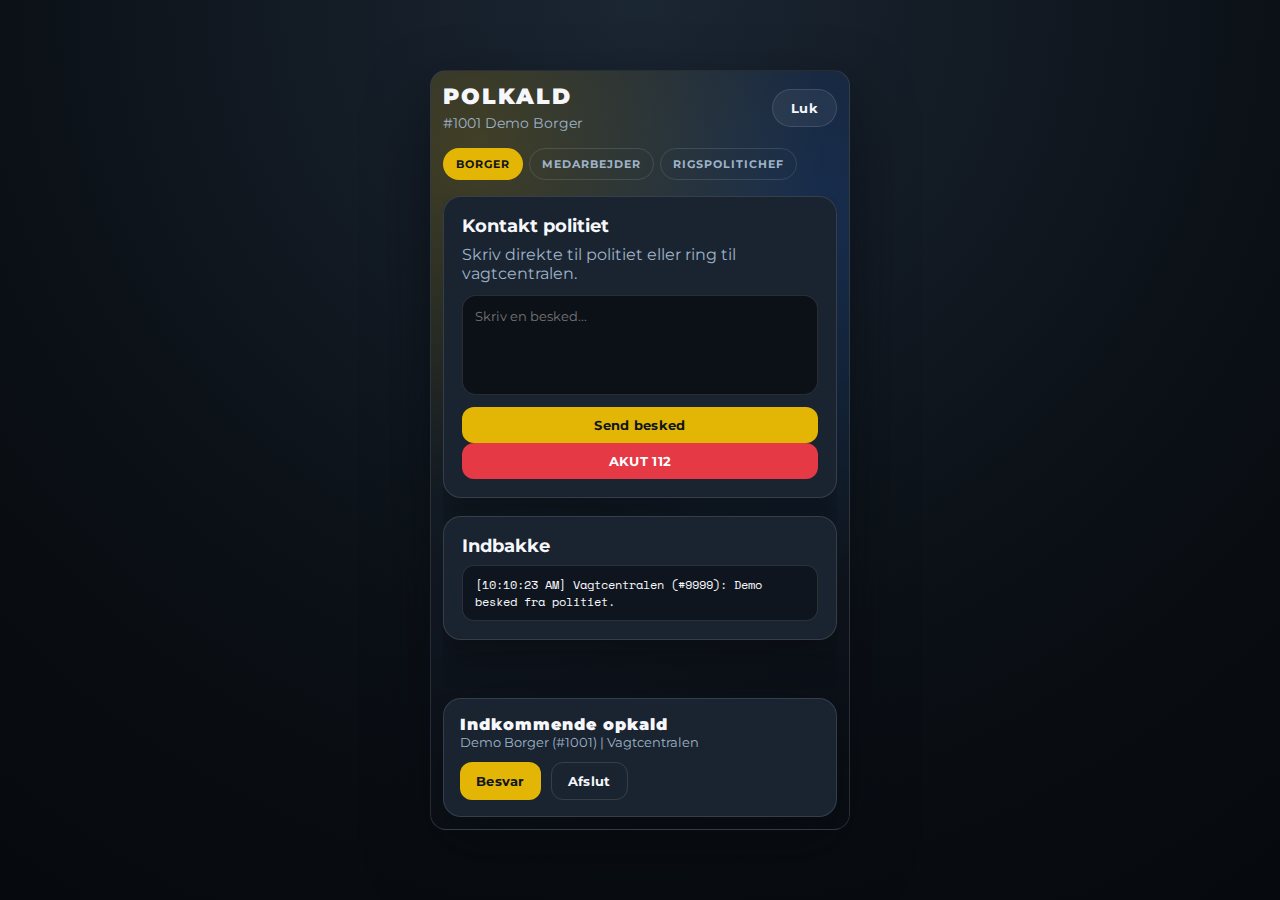
<file: POLkald/html/index.html>
<!doctype html>
<html lang="da">
<head>
  <meta charset="utf-8" />
  <meta name="viewport" content="width=device-width, initial-scale=1" />
  <title>Politi Kontakt</title>
  <link rel="stylesheet" href="style.css" />
  <link rel="preconnect" href="https://fonts.googleapis.com" />
  <link rel="preconnect" href="https://fonts.gstatic.com" crossorigin />
  <link href="https://fonts.googleapis.com/css2?family=Montserrat:wght@500;700;900&family=Space+Mono:wght@400;700&display=swap" rel="stylesheet" />
</head>
<body>
  <div id="app" class="app hidden">
    <div class="app-frame">
      <header class="app-header">
        <div>
          <div class="title">POLKALD</div>
          <div class="subtitle" id="userBadge">Indlaeser...</div>
        </div>
        <button class="close" id="closeBtn">Luk</button>
      </header>

      <nav class="tabs">
        <button class="tab active" data-tab="citizen">Borger</button>
        <button class="tab" data-tab="staff" id="staffTab">Medarbejder</button>
        <button class="tab" data-tab="admin" id="adminTab">Rigspolitichef</button>
      </nav>

      <section class="panel active" id="panel-citizen">
        <div class="card">
          <h3>Kontakt politiet</h3>
          <p>Skriv direkte til politiet eller ring til vagtcentralen.</p>
          <div class="message-box">
            <textarea id="citizenMessage" placeholder="Skriv en besked..."></textarea>
            <button class="primary" id="sendCitizen">Send besked</button>
          </div>
          <div class="call-row">
            <button class="danger" id="callEmergency">AKUT 112</button>
          </div>
        </div>

        <div class="card">
          <h3>Indbakke</h3>
          <div class="log" id="messageLog"></div>
        </div>
      </section>

      <section class="panel" id="panel-staff">
        <div class="grid">
          <div class="card">
            <h3>Vagtlinjer</h3>
            <p>Kun for medarbejdere med rollerne Leder eller Oeversteledelse.</p>
            <div class="call-row">
              <button class="secondary" id="callVagthavende">Vagthavende</button>
              <button class="secondary" id="callVagtchef">Vagtchef</button>
            </div>
          </div>

          <div class="card">
            <h3>Afdelinger</h3>
            <p>Se alle afdelinger og kontakt hele gruppen.</p>
            <button class="secondary" id="openDepartments">Ring afdeling</button>
          </div>

          <div class="card">
            <h3>Ring til medarbejder</h3>
            <div class="staff-list" id="staffList"></div>
          </div>
        </div>
      </section>

      <section class="panel" id="panel-departments">
        <div class="card">
          <div class="panel-header">
            <h3>Afdelinger</h3>
            <button class="ghost" id="backToStaff">Tilbage</button>
          </div>
          <p>Vælg en afdeling for at ringe til hele gruppen.</p>
        </div>
        <div class="departments" id="departmentsList"></div>
      </section>

      <section class="panel" id="panel-admin">
        <div class="card">
          <h3>Roller og afdelinger</h3>
          <div class="admin-grid">
            <input type="number" id="adminUserId" placeholder="Bruger ID" />
            <select id="adminRole">
              <option value="">Vaelg rolle</option>
              <option value="Politi">Politi</option>
              <option value="Leder">Leder</option>
              <option value="Oeversteledelse">Oeversteledelse</option>
            </select>
            <select id="adminDepartment"></select>
            <button class="primary" id="assignRole">Tildel</button>
            <button class="ghost" id="removeRole">Fjern</button>
          </div>
        </div>
      </section>

      <div class="call-card hidden" id="incomingCall">
        <div>
          <div class="call-title" id="callTitle">Indkommende opkald</div>
          <div class="call-meta" id="callMeta"></div>
        </div>
        <div class="call-actions">
          <button class="primary" id="answerCall">Besvar</button>
          <button class="ghost" id="endCall">Afslut</button>
        </div>
      </div>

      <div class="toast" id="toast"></div>
    </div>
  </div>

  <script src="app.js"></script>
</body>
</html>
</file>
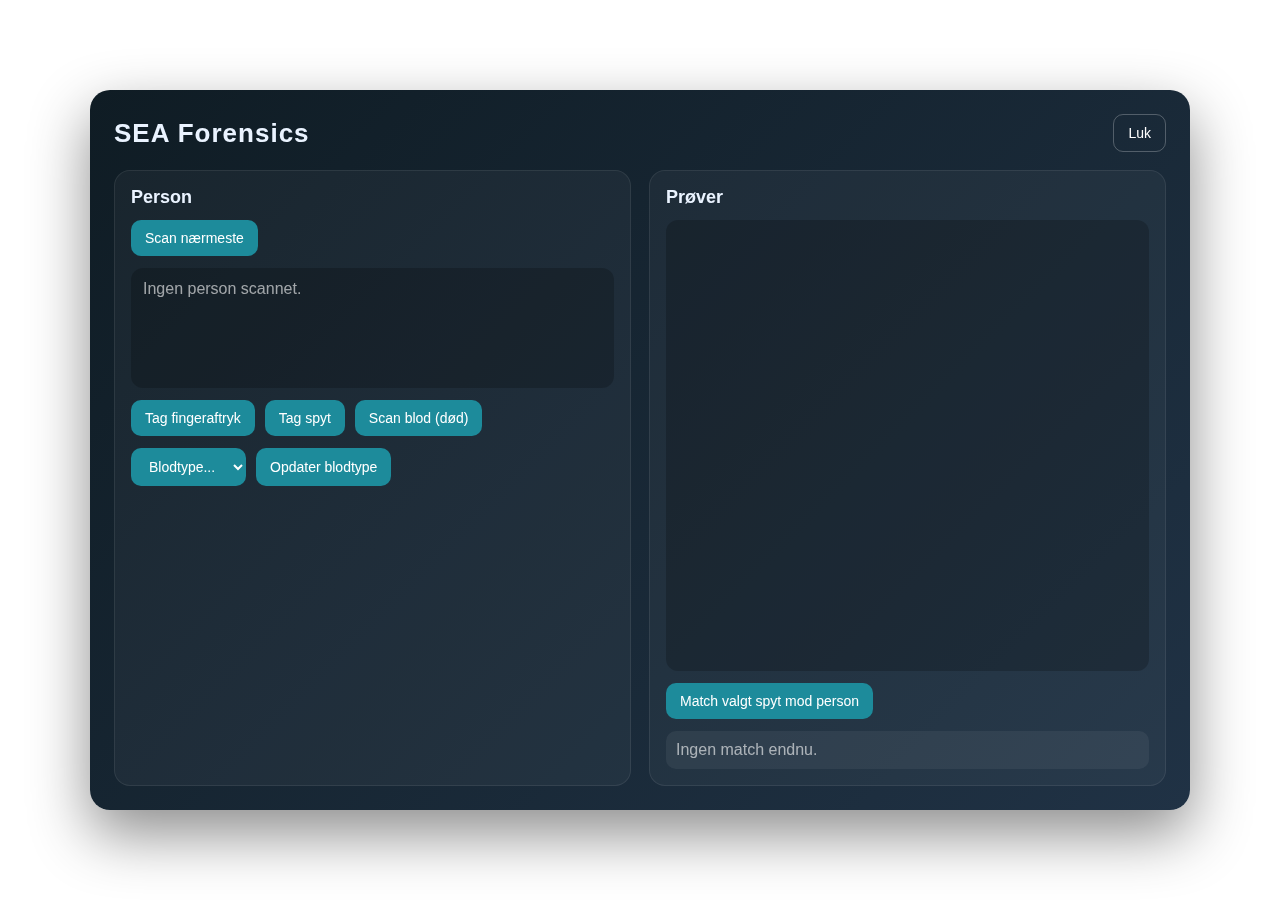
<file: SEA/html/index.html>
<!doctype html>
<html lang="da">
  <head>
    <meta charset="utf-8">
    <meta name="viewport" content="width=device-width, initial-scale=1">
    <title>SEA Forensics Tablet</title>
    <link rel="stylesheet" href="style.css">
  </head>
  <body>
    <div id="app" class="hidden">
      <div class="tablet">
        <header>
          <div class="brand">SEA Forensics</div>
          <button id="closeBtn" class="ghost">Luk</button>
        </header>
        <main>
          <section class="panel">
            <h2>Person</h2>
            <div class="row">
              <button id="scanBtn">Scan nærmeste</button>
            </div>
            <div id="profile" class="card">
              <div class="muted">Ingen person scannet.</div>
            </div>
            <div class="row">
              <button id="fingerBtn">Tag fingeraftryk</button>
              <button id="salivaBtn">Tag spyt</button>
              <button id="bloodBtn">Scan blod (død)</button>
            </div>
            <div class="row">
              <select id="bloodType">
                <option value="">Blodtype...</option>
                <option value="A+">A+</option>
                <option value="A-">A-</option>
                <option value="B+">B+</option>
                <option value="B-">B-</option>
                <option value="AB+">AB+</option>
                <option value="AB-">AB-</option>
                <option value="O+">O+</option>
                <option value="O-">O-</option>
              </select>
              <button id="setBloodBtn">Opdater blodtype</button>
            </div>
          </section>

          <section class="panel">
            <h2>Prøver</h2>
            <div id="samples" class="list"></div>
            <div class="row">
              <button id="compareBtn">Match valgt spyt mod person</button>
            </div>
            <div id="compareResult" class="result muted">Ingen match endnu.</div>
          </section>
        </main>
      </div>
    </div>

    <script src="app.js"></script>
  </body>
</html>
</file>
<file: POLkald/html/style.css>
:root {
  --bg: #0e141b;
  --bg-alt: #141c25;
  --accent: #e3b505;
  --accent-2: #1f6feb;
  --danger: #e63946;
  --text: #f6f7fb;
  --muted: #9fb3c8;
  --card: #1a2430;
  --glass: rgba(255, 255, 255, 0.06);
  --border: rgba(255, 255, 255, 0.12);
  --shadow: 0 25px 60px rgba(6, 10, 15, 0.6);
}

* {
  box-sizing: border-box;
  font-family: 'Montserrat', 'Space Mono', sans-serif;
}

body {
  margin: 0;
  min-height: 100vh;
  display: flex;
  align-items: center;
  justify-content: center;
  background: radial-gradient(circle at top right, #1e2f3f 0%, #0e141b 50%, #090d12 100%);
  color: var(--text);
}

.app {
  width: 100%;
  height: 100vh;
  display: flex;
  align-items: center;
  justify-content: center;
  padding: 24px;
}

.hidden {
  display: none;
}

.app-frame {
  width: min(1080px, 94vw);
  height: min(720px, 92vh);
  background: linear-gradient(160deg, rgba(26, 36, 48, 0.95), rgba(10, 14, 20, 0.95));
  border: 1px solid var(--border);
  border-radius: 24px;
  padding: 24px;
  box-shadow: var(--shadow);
  position: relative;
  overflow: hidden;
  display: flex;
  flex-direction: column;
}

.app-frame::before {
  content: '';
  position: absolute;
  inset: 0;
  background: radial-gradient(circle at 10% 10%, rgba(227, 181, 5, 0.2), transparent 45%),
    radial-gradient(circle at 90% 20%, rgba(31, 111, 235, 0.2), transparent 50%);
  pointer-events: none;
}

.app-header {
  display: flex;
  justify-content: space-between;
  align-items: center;
  margin-bottom: 16px;
  position: relative;
  z-index: 2;
}

.title {
  font-size: 32px;
  font-weight: 900;
  letter-spacing: 2px;
}

.subtitle {
  color: var(--muted);
  font-size: 14px;
  margin-top: 4px;
}

.close {
  background: var(--glass);
  border: 1px solid var(--border);
  color: var(--text);
  padding: 10px 18px;
  border-radius: 999px;
  cursor: pointer;
}

.tabs {
  display: flex;
  gap: 12px;
  margin-bottom: 16px;
  position: relative;
  z-index: 2;
}

.tab {
  background: transparent;
  border: 1px solid var(--border);
  color: var(--muted);
  padding: 10px 18px;
  border-radius: 999px;
  cursor: pointer;
  font-weight: 700;
  text-transform: uppercase;
  letter-spacing: 1px;
}

.tab.active {
  background: var(--accent);
  color: #0e141b;
  border-color: transparent;
}

.panel {
  display: none;
  height: calc(100% - 150px);
  overflow: hidden;
  position: relative;
  z-index: 2;
}

.panel.active {
  display: block;
}

.card {
  background: var(--card);
  border: 1px solid var(--border);
  border-radius: 18px;
  padding: 18px;
  margin-bottom: 18px;
  box-shadow: 0 18px 30px rgba(0, 0, 0, 0.25);
}

.card h3 {
  margin: 0 0 8px 0;
  font-size: 18px;
}

.card p {
  margin: 0 0 12px 0;
  color: var(--muted);
}

.panel-header {
  display: flex;
  align-items: center;
  justify-content: space-between;
  gap: 12px;
}

.message-box {
  display: grid;
  gap: 12px;
}

textarea {
  width: 100%;
  min-height: 100px;
  border-radius: 14px;
  border: 1px solid var(--border);
  background: rgba(9, 12, 18, 0.8);
  color: var(--text);
  padding: 12px;
  resize: none;
}

select, input {
  width: 100%;
  padding: 10px 12px;
  border-radius: 12px;
  border: 1px solid var(--border);
  background: rgba(9, 12, 18, 0.8);
  color: var(--text);
}

button {
  font-weight: 700;
  letter-spacing: 0.3px;
}

.primary, .secondary, .danger, .ghost {
  border-radius: 12px;
  padding: 10px 16px;
  border: none;
  cursor: pointer;
}

.primary {
  background: var(--accent);
  color: #0e141b;
}

.secondary {
  background: var(--accent-2);
  color: #f0f6ff;
}

.danger {
  background: var(--danger);
  color: #fff;
}

.ghost {
  background: transparent;
  color: var(--text);
  border: 1px solid var(--border);
}

.call-row {
  display: flex;
  gap: 12px;
  flex-wrap: wrap;
}

.grid {
  display: grid;
  grid-template-columns: repeat(auto-fit, minmax(240px, 1fr));
  gap: 16px;
}

.staff-list {
  display: grid;
  gap: 10px;
  max-height: 320px;
  overflow-y: auto;
}

.staff-card {
  display: flex;
  align-items: center;
  justify-content: space-between;
  padding: 10px 12px;
  background: rgba(9, 12, 18, 0.6);
  border-radius: 12px;
  border: 1px solid var(--border);
}

.staff-meta {
  display: grid;
  gap: 2px;
}

.staff-meta small {
  color: var(--muted);
}

.admin-grid {
  display: grid;
  gap: 12px;
  grid-template-columns: repeat(auto-fit, minmax(180px, 1fr));
  align-items: center;
}

.departments {
  display: grid;
  gap: 14px;
  overflow-y: auto;
  max-height: 420px;
  padding-right: 6px;
}

.department-card {
  background: rgba(9, 12, 18, 0.6);
  border: 1px solid var(--border);
  border-radius: 16px;
  padding: 14px;
  display: grid;
  gap: 10px;
}

.department-header {
  display: flex;
  align-items: center;
  justify-content: space-between;
  gap: 12px;
}

.department-members {
  display: grid;
  gap: 8px;
}

.department-member {
  display: flex;
  align-items: center;
  justify-content: space-between;
  gap: 10px;
  padding: 8px 10px;
  border-radius: 12px;
  border: 1px solid var(--border);
  background: rgba(9, 12, 18, 0.5);
  font-size: 13px;
}

.log {
  display: grid;
  gap: 10px;
  max-height: 220px;
  overflow-y: auto;
}

.log-item {
  padding: 10px 12px;
  border-radius: 12px;
  border: 1px solid var(--border);
  background: rgba(9, 12, 18, 0.6);
  font-family: 'Space Mono', monospace;
  font-size: 12px;
}

.call-card {
  position: absolute;
  bottom: 24px;
  right: 24px;
  background: var(--card);
  border: 1px solid var(--border);
  border-radius: 18px;
  padding: 16px;
  display: grid;
  gap: 12px;
  min-width: 280px;
  box-shadow: var(--shadow);
  z-index: 3;
}

.call-title {
  font-weight: 900;
  letter-spacing: 1px;
}

.call-meta {
  color: var(--muted);
  font-size: 13px;
}

.call-actions {
  display: flex;
  gap: 10px;
}

.toast {
  position: absolute;
  top: 24px;
  right: 24px;
  background: var(--accent);
  color: #0e141b;
  padding: 12px 18px;
  border-radius: 12px;
  display: none;
  font-weight: 700;
  z-index: 3;
}

.toast.show {
  display: block;
  animation: slide-in 0.4s ease;
}

@keyframes slide-in {
  from {
    transform: translateY(-10px);
    opacity: 0;
  }
  to {
    transform: translateY(0);
    opacity: 1;
  }
}

@media (max-width: 780px) {
  .app-frame {
    width: 100%;
    height: 100%;
    border-radius: 18px;
    padding: 14px;
  }

  .panel {
    height: calc(100% - 160px);
  }
}

@media (max-width: 520px) {
  body {
    background: radial-gradient(circle at top, #1b2633 0%, #0b1016 60%, #06090d 100%);
  }

  .app {
    padding: 10px;
    height: 100vh;
  }

  .app-frame {
    border-radius: 16px;
    padding: 12px;
  }

  .title {
    font-size: 22px;
  }

  .tabs {
    gap: 6px;
    flex-wrap: wrap;
  }

  .tab {
    padding: 8px 12px;
    font-size: 11px;
  }

  .panel {
    height: calc(100% - 155px);
    overflow-y: auto;
  }

  .grid {
    grid-template-columns: 1fr;
  }

  .call-row {
    flex-direction: column;
  }

  .call-card {
    left: 12px;
    right: 12px;
    bottom: 12px;
    min-width: unset;
  }

  .log {
    max-height: 180px;
  }

  .staff-list {
    max-height: 240px;
  }
}

body.phone-preview {
  background: radial-gradient(circle at top, #1b2633 0%, #0b1016 60%, #06090d 100%);
}

body.phone-preview .app {
  padding: 10px;
  height: 100vh;
}

body.phone-preview .app-frame {
  width: min(420px, 96vw);
  height: min(760px, 96vh);
  border-radius: 16px;
  padding: 12px;
}

body.phone-preview .title {
  font-size: 22px;
}

body.phone-preview .tabs {
  gap: 6px;
  flex-wrap: wrap;
}

body.phone-preview .tab {
  padding: 8px 12px;
  font-size: 11px;
}

body.phone-preview .panel {
  height: calc(100% - 155px);
  overflow-y: auto;
}

body.phone-preview .grid {
  grid-template-columns: 1fr;
}

body.phone-preview .call-row {
  flex-direction: column;
}

body.phone-preview .call-card {
  left: 12px;
  right: 12px;
  bottom: 12px;
  min-width: unset;
}

body.phone-preview .log {
  max-height: 180px;
}

body.phone-preview .staff-list {
  max-height: 240px;
}
</file>
<file: SEA/html/style.css>
* {
  box-sizing: border-box;
}

body {
  margin: 0;
  font-family: "Trebuchet MS", "Segoe UI", sans-serif;
  background: transparent;
}

#app {
  position: fixed;
  inset: 0;
  display: flex;
  align-items: center;
  justify-content: center;
}

.hidden {
  display: none;
}

.tablet {
  width: min(1100px, 92vw);
  height: min(720px, 92vh);
  background: linear-gradient(135deg, #0f1c24, #203245);
  color: #eaf3ff;
  border-radius: 20px;
  box-shadow: 0 24px 60px rgba(0, 0, 0, 0.45);
  padding: 24px;
  display: flex;
  flex-direction: column;
  gap: 18px;
}

header {
  display: flex;
  align-items: center;
  justify-content: space-between;
}

.brand {
  font-size: 26px;
  letter-spacing: 1px;
  font-weight: 700;
}

main {
  display: grid;
  grid-template-columns: 1fr 1fr;
  gap: 18px;
  height: 100%;
}

.panel {
  background: rgba(255, 255, 255, 0.04);
  padding: 16px;
  border-radius: 16px;
  border: 1px solid rgba(255, 255, 255, 0.08);
  display: flex;
  flex-direction: column;
  gap: 12px;
}

h2 {
  margin: 0;
  font-size: 18px;
}

.row {
  display: flex;
  gap: 10px;
  flex-wrap: wrap;
}

button, select {
  background: #1d8b9b;
  border: none;
  color: #fff;
  padding: 10px 14px;
  border-radius: 10px;
  font-size: 14px;
  cursor: pointer;
}

button:hover, select:hover {
  background: #22a6b8;
}

button.ghost {
  background: transparent;
  border: 1px solid rgba(255, 255, 255, 0.25);
}

.card {
  background: rgba(0, 0, 0, 0.2);
  border-radius: 12px;
  padding: 12px;
  min-height: 120px;
}

.list {
  flex: 1;
  overflow: auto;
  background: rgba(0, 0, 0, 0.2);
  border-radius: 12px;
  padding: 8px;
  display: flex;
  flex-direction: column;
  gap: 8px;
}

.sample {
  background: rgba(255, 255, 255, 0.06);
  padding: 10px;
  border-radius: 10px;
  display: flex;
  flex-direction: column;
  gap: 4px;
  cursor: pointer;
}

.sample.selected {
  outline: 2px solid #22a6b8;
}

.muted {
  color: rgba(255, 255, 255, 0.6);
}

.result {
  padding: 10px;
  border-radius: 10px;
  background: rgba(255, 255, 255, 0.06);
}

@media (max-width: 900px) {
  main {
    grid-template-columns: 1fr;
  }
}
</file>
